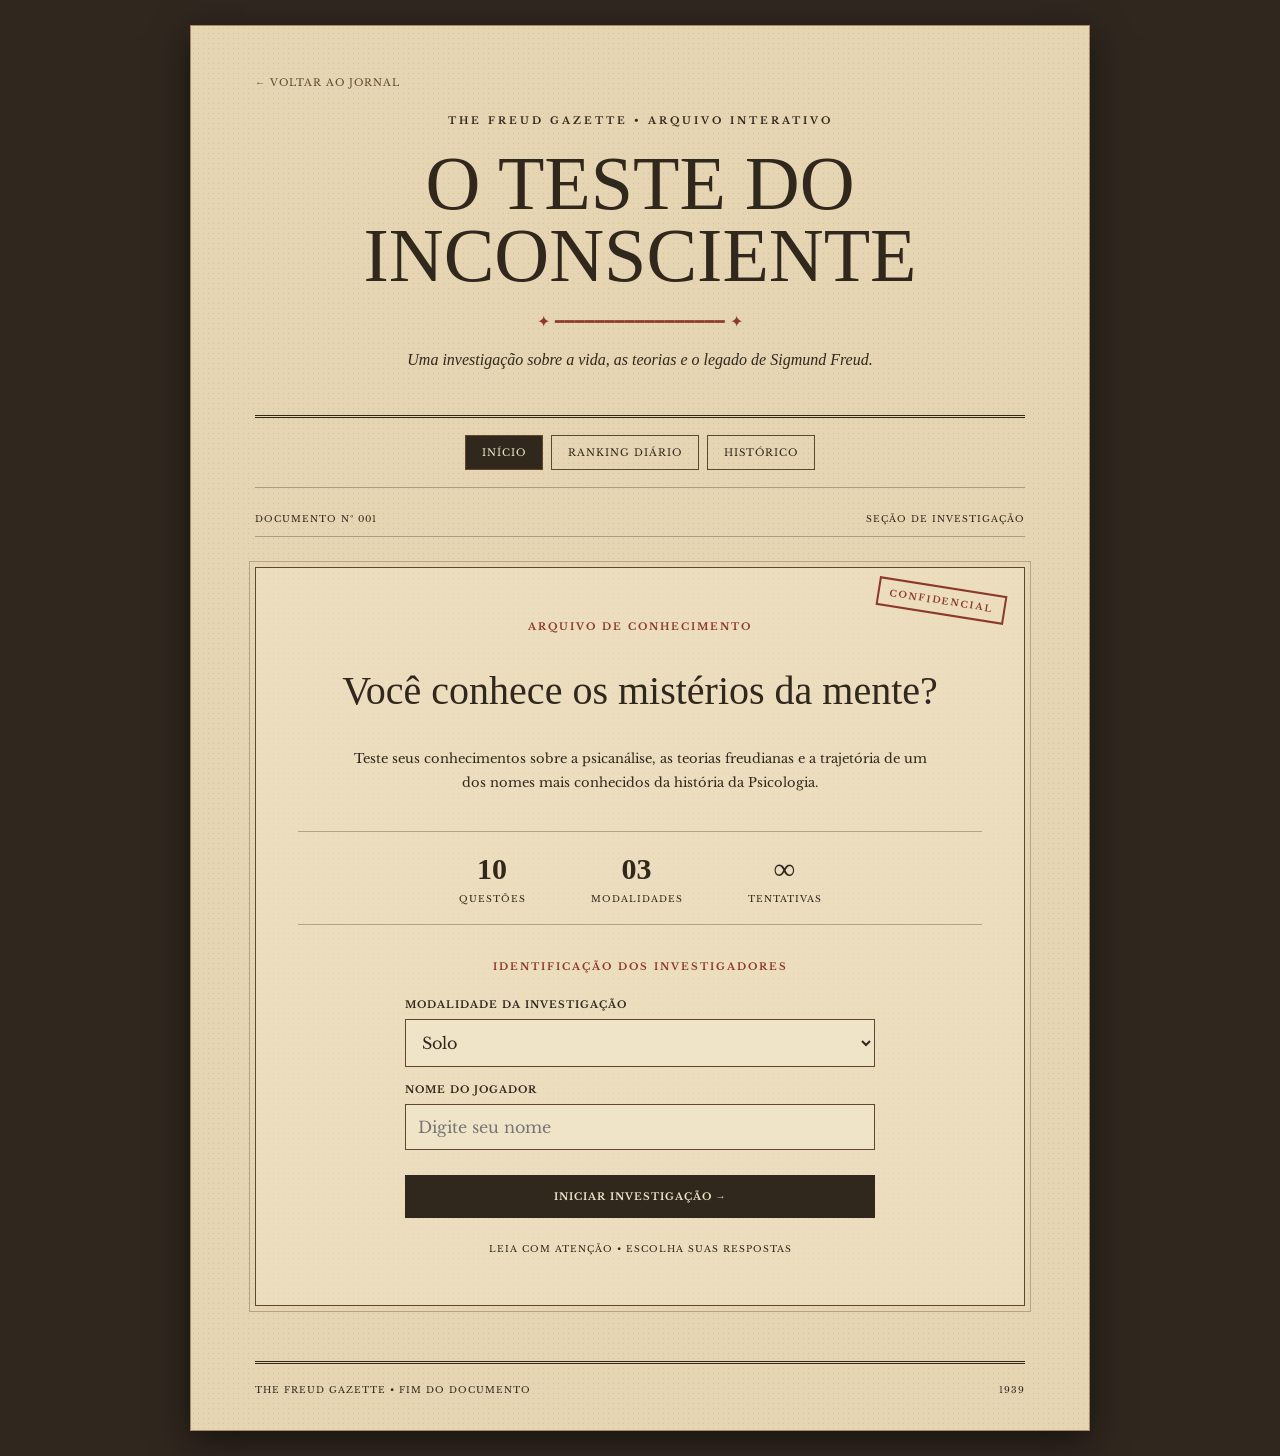
<file: bela moes/quiz.html>
<!DOCTYPE html>
<html lang="pt-BR">
<head>
    <meta charset="UTF-8">
    <meta name="viewport" content="width=device-width, initial-scale=1.0">
    <meta name="theme-color" content="#c8b58f">
    <title>The Freud Gazette — O Teste do Inconsciente</title>
    <link rel="stylesheet" href="css/quiz.css">
    <script src="js/script.js" defer></script>
</head>
<body>
<div class="quiz-pagina">

    <header class="quiz-cabecalho">
        <a href="index.html" class="voltar-jornal">← VOLTAR AO JORNAL</a>
        <p>THE FREUD GAZETTE • ARQUIVO INTERATIVO</p>
        <h1>O TESTE DO<br>INCONSCIENTE</h1>
        <div class="linha-ornamental">✦ ━━━━━━━━━━━━━━━━━ ✦</div>
        <p class="descricao">Uma investigação sobre a vida, as teorias e o legado de Sigmund Freud.</p>
    </header>

    <nav class="navegacao">
        <button class="aba ativa" data-aba="inicio">INÍCIO</button>
        <button class="aba" data-aba="ranking">RANKING DIÁRIO</button>
        <button class="aba" data-aba="historico">HISTÓRICO</button>
    </nav>

    <main class="quiz-conteudo">

        <section id="pagina-inicio" class="pagina aba-conteudo ativa">
            <div class="arquivo-topo">
                <span>DOCUMENTO Nº 001</span>
                <span>SEÇÃO DE INVESTIGAÇÃO</span>
            </div>

            <section class="introducao-quiz" id="introducao">
                <div class="carimbo">CONFIDENCIAL</div>
                <p class="pequeno-titulo">ARQUIVO DE CONHECIMENTO</p>
                <h2>Você conhece os mistérios da mente?</h2>
                <p>Teste seus conhecimentos sobre a psicanálise, as teorias freudianas e a trajetória de um dos nomes mais conhecidos da história da Psicologia.</p>

                <div class="informacoes-quiz">
                    <div><strong>10</strong><span>QUESTÕES</span></div>
                    <div><strong>03</strong><span>MODALIDADES</span></div>
                    <div><strong>∞</strong><span>TENTATIVAS</span></div>
                </div>

                <div class="configuracao">
                    <p class="pequeno-titulo">IDENTIFICAÇÃO DOS INVESTIGADORES</p>

                    <label for="modalidade">MODALIDADE DA INVESTIGAÇÃO</label>
                    <select id="modalidade">
                        <option value="Solo">Solo</option>
                        <option value="Dupla">Dupla</option>
                        <option value="Equipe">Equipe</option>
                    </select>

                    <div id="campos-jogadores">
                        <label for="jogador1">NOME DO JOGADOR</label>
                        <input id="jogador1" type="text" maxlength="35" placeholder="Digite seu nome">
                    </div>

                    <button id="iniciar" class="botao-principal">INICIAR INVESTIGAÇÃO →</button>
                </div>

                <p class="nota-quiz">LEIA COM ATENÇÃO • ESCOLHA SUAS RESPOSTAS</p>
            </section>

            <section class="area-perguntas" id="area-perguntas" hidden>
                <div class="registro-sessao">
                    <span id="registro-inicio">SESSÃO COMEÇADA —</span>
                </div>

                <div class="progresso-texto">
                    <span id="numero-questao">QUESTÃO 01 DE 10</span>
                    <span id="porcentagem">10%</span>
                </div>

                <div class="barra-progresso">
                    <div id="barra" class="barra-preenchida"></div>
                </div>

                <div class="folha-pergunta">
                    <div class="cabecalho-pergunta">
                        <span>ARQUIVO DE ANÁLISE</span>
                        <span id="numero-grande">01</span>
                    </div>

                    <p class="etiqueta-pergunta">QUESTÃO EM INVESTIGAÇÃO</p>
                    <h2 id="pergunta-texto"></h2>
                    <p class="instrucao-pergunta">ANALISE O DOCUMENTO E SELECIONE A ALTERNATIVA CORRETA.</p>

                    <div id="opcoes" class="opcoes"></div>
                    <p id="aviso" class="aviso" aria-live="polite"></p>

                    <div class="navegacao-quiz">
                        <button id="anterior" class="botao-secundario" hidden>← ANTERIOR</button>
                        <button id="proximo" class="botao-principal">CONFIRMAR RESPOSTA</button>
                    </div>
                </div>

                <p class="rodape-pergunta">THE FREUD  • REGISTRO DE INVESTIGAÇÃO</p>
            </section>

            <section id="resultado-final" class="resultado-final" hidden>
                <p class="pequeno-titulo">RELATÓRIO CONCLUÍDO</p>
                <div class="selo-resultado">ANÁLISE FINALIZADA</div>
                <h2>Seu resultado</h2>

                <div class="pontuacao">
                    <strong id="pontuacao">0/18</strong>
                    <span>PONTOS CONQUISTADOS</span>
                </div>

                <h3 id="mensagem-final"></h3>
                <p id="descricao-final"></p>

                <div class="dados-sessao">
                    <p id="horario-inicio"></p>
                    <p id="horario-fim"></p>
                    <p id="status-salvamento">SALVANDO RESULTADO...</p>
                </div>

                <div id="revisao" class="revisao"></div>

                <button id="recomecar" class="botao-principal">↻ NOVA INVESTIGAÇÃO</button>
                <a href="index.html" class="link-jornal">← RETORNAR À EDIÇÃO PRINCIPAL</a>
            </section>
        </section>

        <section id="pagina-ranking" class="pagina aba-conteudo" hidden>
            <div class="arquivo-topo">
                <span>DOCUMENTO Nº 002</span>
                <span>CLASSIFICAÇÃO</span>
            </div>

            <section class="painel-lista">
                <p class="pequeno-titulo">THE FREUD GAZETTE • CLASSIFICAÇÃO</p>
                <h2>Ranking diário</h2>
                <p>Os investigadores com as maiores pontuações do dia.</p>
                <p class="data-atual" id="data-ranking"></p>
                <div id="lista-ranking" class="lista-registros"></div>
            </section>
        </section>

        <section id="pagina-historico" class="pagina aba-conteudo" hidden>
            <div class="arquivo-topo">
                <span>DOCUMENTO Nº 003</span>
                <span>ARQUIVO PERMANENTE</span>
            </div>

            <section class="painel-lista">
                <p class="pequeno-titulo">REGISTRO DE INVESTIGAÇÕES</p>
                <h2>Histórico de partidas</h2>
                <p>Todas as investigações concluídas neste navegador.</p>
                <div id="lista-historico" class="lista-registros"></div>
            </section>
        </section>

    </main>

    <footer class="quiz-rodape">
        <span>THE FREUD GAZETTE • FIM DO DOCUMENTO</span>
        <span>1939</span>
    </footer>
</div>
</body>
</html>
</file>
<file: bela moes/css/quiz.css>
@import url('https://fonts.googleapis.com/css2?family=IM+Fell+English&family=Libre+Baskerville:wght@400;700&family=Old+Standard+TT:wght@400;700&display=swap');

:root {
    --papel: #e5d5b3;
    --papel-claro: #f0e4c8;
    --tinta: #30271d;
    --marrom: #60462d;
    --vermelho: #8d3929;
    --linha: rgba(72, 53, 34, .35);
}

* {
    box-sizing: border-box;
}

body {
    margin: 0;
    padding: 25px 14px;
    color: var(--tinta);
    background: #30271f;
    font-family: 'Libre Baskerville', serif;
}

button, input, select {
    font: inherit;
}

.quiz-pagina {
    width: min(900px, 100%);
    margin: auto;
    padding: 35px clamp(18px, 5vw, 65px);
    background-color: var(--papel);
    background-image: radial-gradient(rgba(91, 63, 35, .12) .7px, transparent .7px);
    background-size: 5px 5px;
    border: 1px solid #a58b65;
    box-shadow: 0 10px 35px #0008;
}

.quiz-cabecalho {
    position: relative;
    text-align: center;
    padding: 15px 0 30px;
    border-bottom: 3px double var(--tinta);
}

.voltar-jornal {
    display: block;
    width: fit-content;
    color: var(--marrom);
    text-decoration: none;
    font-size: 10px;
    letter-spacing: 1px;
    margin-bottom: 25px;
}

.quiz-cabecalho > p:first-of-type {
    font-size: 10px;
    letter-spacing: 3px;
    font-weight: bold;
}

.quiz-cabecalho h1 {
    margin: 20px 0 8px;
    font-family: 'IM Fell English', serif;
    font-size: clamp(42px, 8vw, 76px);
    line-height: .95;
    font-weight: 400;
}

.linha-ornamental {
    color: var(--vermelho);
    margin: 20px 0;
}

.descricao {
    font-family: 'Old Standard TT', serif;
    font-size: 16px;
    font-style: italic;
}

.navegacao {
    display: flex;
    justify-content: center;
    flex-wrap: wrap;
    gap: 8px;
    padding: 17px 0;
    border-bottom: 1px solid var(--linha);
}

.aba {
    padding: 10px 16px;
    border: 1px solid var(--marrom);
    background: transparent;
    color: var(--tinta);
    cursor: pointer;
    font-size: 10px;
    letter-spacing: 1px;
}

.aba:hover, .aba.ativa {
    background: var(--tinta);
    color: var(--papel-claro);
}

.quiz-conteudo {
    padding: 25px 0;
}

.arquivo-topo {
    display: flex;
    justify-content: space-between;
    gap: 10px;
    padding-bottom: 12px;
    border-bottom: 1px solid var(--linha);
    font-size: 9px;
    letter-spacing: 1px;
}

.introducao-quiz, .folha-pergunta, .resultado-final, .painel-lista {
    position: relative;
    margin: 30px 0;
    padding: clamp(20px, 5vw, 42px);
    background: rgba(240, 228, 200, .55);
    border: 1px solid var(--marrom);
    outline: 1px solid rgba(96, 70, 45, .35);
    outline-offset: 5px;
}

.introducao-quiz {
    text-align: center;
}

.carimbo {
    position: absolute;
    top: 18px;
    right: 18px;
    transform: rotate(9deg);
    padding: 7px 10px;
    border: 2px solid var(--vermelho);
    color: var(--vermelho);
    font-size: 9px;
    font-weight: bold;
    letter-spacing: 2px;
}

.pequeno-titulo, .etiqueta-pergunta {
    color: var(--vermelho);
    font-size: 10px;
    font-weight: bold;
    letter-spacing: 2px;
}

.introducao-quiz h2, .resultado-final h2, .painel-lista h2 {
    font-family: 'IM Fell English', serif;
    font-size: clamp(28px, 5vw, 40px);
    font-weight: 400;
}

.introducao-quiz > p:not(.pequeno-titulo):not(.nota-quiz) {
    max-width: 600px;
    margin: auto;
    font-size: 13px;
    line-height: 1.9;
}

.informacoes-quiz {
    display: flex;
    justify-content: center;
    gap: clamp(20px, 7vw, 65px);
    margin: 35px 0;
    padding: 20px 0;
    border-top: 1px solid var(--linha);
    border-bottom: 1px solid var(--linha);
}

.informacoes-quiz div {
    display: flex;
    flex-direction: column;
    gap: 7px;
}

.informacoes-quiz strong {
    font-family: 'IM Fell English', serif;
    font-size: 30px;
}

.informacoes-quiz span {
    font-size: 9px;
    letter-spacing: 1px;
}

.configuracao {
    max-width: 470px;
    margin: 30px auto 0;
    text-align: left;
}

.configuracao .pequeno-titulo {
    text-align: center;
    margin-bottom: 25px;
}

.configuracao label {
    display: block;
    margin: 16px 0 8px;
    font-size: 10px;
    font-weight: bold;
    letter-spacing: 1px;
}

.configuracao input, .configuracao select {
    width: 100%;
    padding: 12px;
    color: var(--tinta);
    background: var(--papel-claro);
    border: 1px solid var(--marrom);
    border-radius: 0;
}

.botao-principal, .botao-secundario {
    padding: 14px 20px;
    border: 1px solid var(--tinta);
    cursor: pointer;
    font-size: 10px;
    font-weight: bold;
    letter-spacing: 1px;
    transition: .2s;
}

.botao-principal {
    color: var(--papel-claro);
    background: var(--tinta);
}

.botao-principal:hover {
    background: var(--vermelho);
    border-color: var(--vermelho);
    transform: translateY(-2px);
}

.configuracao .botao-principal {
    width: 100%;
    margin-top: 25px;
}

.nota-quiz {
    margin-top: 25px;
    font-size: 9px;
    letter-spacing: 1px;
}

.registro-sessao {
    margin-bottom: 25px;
    color: var(--marrom);
    font-size: 10px;
    letter-spacing: 1px;
    text-align: right;
}

.progresso-texto {
    display: flex;
    justify-content: space-between;
    margin-bottom: 10px;
    font-size: 10px;
    letter-spacing: 1px;
}

.barra-progresso {
    height: 7px;
    background: #c4b18d;
    border: 1px solid var(--marrom);
}

.barra-preenchida {
    width: 10%;
    height: 100%;
    background: var(--vermelho);
    transition: width .3s;
}

.cabecalho-pergunta {
    display: flex;
    justify-content: space-between;
    padding-bottom: 15px;
    border-bottom: 1px solid var(--linha);
    font-size: 10px;
    letter-spacing: 1px;
}

.cabecalho-pergunta span:last-child {
    font-family: 'IM Fell English', serif;
    font-size: 22px;
}

.folha-pergunta h2 {
    font-family: 'Old Standard TT', serif;
    font-size: clamp(21px, 4vw, 28px);
    line-height: 1.5;
}

.instrucao-pergunta {
    font-size: 9px;
    letter-spacing: 1px;
    line-height: 1.7;
}

.opcoes {
    display: grid;
    gap: 10px;
    margin: 25px 0;
}

.opcao {
    display: flex;
    align-items: center;
    gap: 12px;
    padding: 14px;
    background: rgba(229, 213, 179, .55);
    border: 1px solid var(--linha);
    cursor: pointer;
    font-size: 12px;
    line-height: 1.6;
    transition: .2s;
}

.opcao:hover {
    border-color: var(--vermelho);
    background: #ead8b8;
}

.opcao.selecionada {
    border: 2px solid var(--vermelho);
    background: #e8d2ad;
}

.opcao.correta {
    border: 2px solid #45633e;
}

.opcao.errada {
    border: 2px solid var(--vermelho);
}

.opcao input {
    accent-color: var(--vermelho);
}

.aviso {
    min-height: 20px;
    color: var(--vermelho);
    font-size: 11px;
}

.navegacao-quiz {
    display: flex;
    justify-content: space-between;
    gap: 10px;
    margin-top: 20px;
}

.botao-secundario {
    color: var(--tinta);
    background: transparent;
}

.rodape-pergunta {
    text-align: center;
    font-size: 9px;
    letter-spacing: 2px;
}

.resultado-final {
    text-align: center;
}

.selo-resultado {
    display: inline-block;
    padding: 8px 15px;
    border: 2px solid var(--vermelho);
    color: var(--vermelho);
    transform: rotate(-3deg);
    font-size: 10px;
    letter-spacing: 2px;
}

.pontuacao {
    display: flex;
    flex-direction: column;
    gap: 8px;
    margin: 30px 0;
    padding: 20px;
    border-top: 1px solid var(--linha);
    border-bottom: 1px solid var(--linha);
}

.pontuacao strong {
    font-family: 'IM Fell English', serif;
    font-size: 55px;
}

.pontuacao span {
    font-size: 10px;
    letter-spacing: 2px;
}

.resultado-final > p, .dados-sessao p {
    font-size: 12px;
    line-height: 1.8;
}

.dados-sessao {
    margin: 25px 0;
    padding: 15px;
    background: rgba(229, 213, 179, .7);
    border: 1px solid var(--linha);
}

#status-salvamento {
    color: #45633e;
    font-weight: bold;
}

.revisao {
    margin: 30px 0;
    text-align: left;
}

.item-revisao {
    margin: 12px 0;
    padding: 15px;
    border-bottom: 1px solid var(--linha);
    font-size: 12px;
    line-height: 1.8;
}

.item-revisao strong {
    display: block;
    margin-bottom: 5px;
}

.link-jornal {
    display: block;
    margin-top: 25px;
    color: var(--marrom);
    font-size: 10px;
    text-decoration: none;
}

.painel-lista {
    min-height: 300px;
}

.painel-lista > p {
    font-size: 12px;
    line-height: 1.8;
}

.data-atual {
    padding: 12px;
    border-top: 1px solid var(--linha);
    border-bottom: 1px solid var(--linha);
    font-weight: bold;
}

.lista-registros {
    margin-top: 25px;
}

.registro-item {
    display: flex;
    justify-content: space-between;
    gap: 15px;
    align-items: center;
    padding: 15px 5px;
    border-bottom: 1px solid var(--linha);
    font-size: 12px;
    line-height: 1.7;
}

.registro-item strong {
    color: var(--vermelho);
}

.registro-vazio {
    padding: 20px 0;
    font-size: 12px;
    font-style: italic;
    text-align: center;
}

.quiz-rodape {
    display: flex;
    justify-content: space-between;
    padding-top: 20px;
    border-top: 3px double var(--tinta);
    font-size: 9px;
    letter-spacing: 1px;
}

[hidden] {
    display: none !important;
}

@media (max-width: 550px) {
    body {
        padding: 0;
    }

    .quiz-pagina {
        padding: 22px 17px;
    }

    .carimbo {
        position: static;
        display: inline-block;
        margin-bottom: 15px;
    }

    .informacoes-quiz {
        gap: 25px;
    }

    .arquivo-topo {
        font-size: 8px;
    }

    .registro-item {
        align-items: flex-start;
        flex-direction: column;
    }
}
</file>
